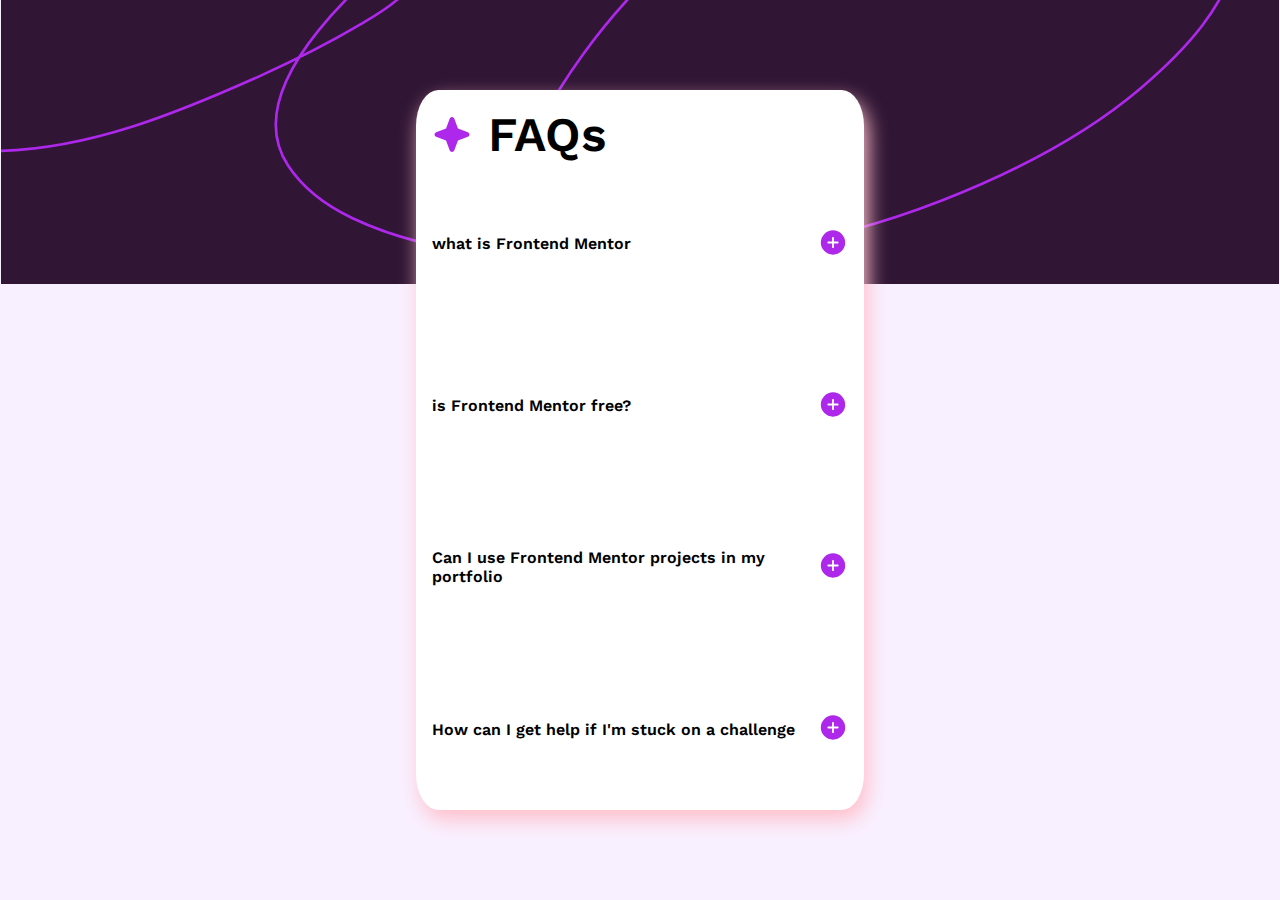
<file: index.html>
<!DOCTYPE html>
<html lang="en">
  <head>
    <meta charset="UTF-8" />
    <meta name="viewport" content="width=device-width, initial-scale=1.0" />
    <title>FAQ Accordian</title>
    <link rel="stylesheet" href="style.css" />
    <link rel="preconnect" href="https://fonts.googleapis.com" />
    <link rel="preconnect" href="https://fonts.gstatic.com" crossorigin />
    <link
      href="https://fonts.googleapis.com/css2?family=Work+Sans:ital,wght@0,100..900;1,100..900&display=swap"
      rel="stylesheet"
    />
  </head>
  <body>
    <div id="main-container">
      <div id="faq-box">
        <div class="icon-box">
          <img src="icon-star.svg" alt="star icon for design" />
          <p>FAQs</p>
        </div>
        <div class="question-box">
          <p>what is Frontend Mentor</p>
          <button id="first">
            <img id="first-img" src="icon-plus.svg" alt="expand icon" />
          </button>
        </div>
        <p id="para-one"></p>
        <div class="question-box">
          <p>is Frontend Mentor free?</p>
          <button id="second">
            <img id="second-image" src="icon-plus.svg" alt="expand icon" />
          </button>
        </div>
        <p id="para-two"></p>
        <div class="question-box">
          <p>Can I use Frontend Mentor projects in my portfolio</p>
          <button id="third">
            <img id="third-image" src="icon-plus.svg" alt="expand icon" />
          </button>
        </div>
        <p id="para-three"></p>
        <div class="question-box">
          <p>How can I get help if I'm stuck on a challenge</p>
          <button id="fourth">
            <img id="fourth-image" src="icon-plus.svg" alt="expan icon" />
          </button>
        </div>
        <p id="para-four"></p>
      </div>
    </div>
    <script src="script.js"></script>
  </body>
</html>
</file>
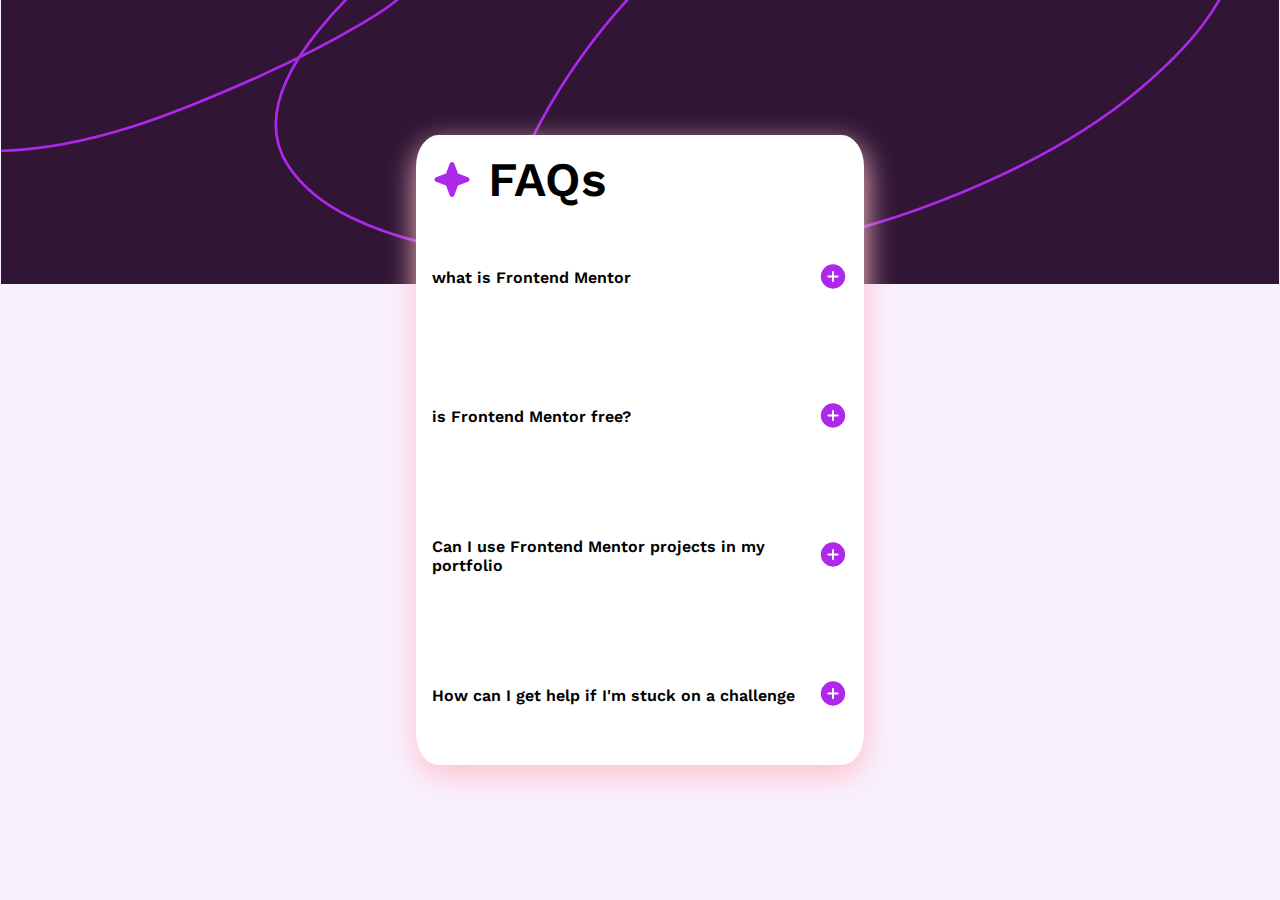
<file: faq.html>
<!DOCTYPE html>
<html lang="en">
  <head>
    <meta charset="UTF-8" />
    <meta name="viewport" content="width=device-width, initial-scale=1.0" />
    <title>FAQ Accordian</title>
    <!-- <link rel="stylesheet" href="style.css" /> -->
    <style>
      * {
        margin: 0;
        padding: 0;
      }

      body {
        font-size: 16px;
      }
      /* Main container styling */
      #main-container {
        height: 100vh;
        width: 100%;
        background-image: url(background-pattern-desktop.svg);
        background-size: contain;
        background-repeat: no-repeat;
        display: flex;
        justify-content: center;
        align-items: center;
        background-color: hsl(275, 100%, 97%);
      }

      /* FAQ box */
      #faq-box {
        background-color: hsl(0, 0%, 100%);
        font-family: "Work Sans";
        font-weight: 600;
        display: flex;
        flex-direction: column;
        height: 70%;
        width: 35%;
        box-shadow: 1px 10px 30px pink;
        border-radius: 5%;
      }

      /* icon box */
      .icon-box {
        display: flex;
        align-items: center;
        font-size: 3rem;
        padding: 1rem 1rem 0 1rem;
        gap: 1rem;
      }

      .question-box {
        display: flex;
        justify-content: space-between;
        align-items: center;
        height: 100%;
        padding: 1rem;
      }

      button {
        padding: 0;
        border: 0;
        background-color: white;
        cursor: pointer;
      }
    </style>
    <link rel="preconnect" href="https://fonts.googleapis.com" />
    <link rel="preconnect" href="https://fonts.gstatic.com" crossorigin />
    <link
      href="https://fonts.googleapis.com/css2?family=Work+Sans:ital,wght@0,100..900;1,100..900&display=swap"
      rel="stylesheet"
    />
  </head>
  <body>
    <div id="main-container">
      <div id="faq-box">
        <div class="icon-box">
          <img src="icon-star.svg" alt="star icon for design" />
          <p>FAQs</p>
        </div>
        <div class="question-box">
          <p>what is Frontend Mentor</p>
          <p></p>
          <button><img src="icon-plus.svg" alt="expand icon" /></button>
        </div>
        <div class="question-box">
          <p>is Frontend Mentor free?</p>
          <p></p>
          <button><img src="icon-plus.svg" alt="expand icon" /></button>
        </div>
        <div class="question-box">
          <p>Can I use Frontend Mentor projects in my portfolio</p>
          <p></p>
          <button><img src="icon-plus.svg" alt="expand icon" /></button>
        </div>
        <div class="question-box">
          <p>How can I get help if I'm stuck on a challenge</p>
          <p></p>
          <button><img src="icon-plus.svg" alt="expan icon" /></button>
        </div>
      </div>
    </div>
    <script>
      const buttonOne = document.querySelector("#first");
      const paraOne = document.querySelector("#para-one");

      buttonOne.addEventListener("click", () => {
        // document.getElementById("para-one").style.backgroundColor = "red";
        document.getElementById("para-one").style.height = "100vh";
        document.getElementById("para-one").style.border = "3px solid pink";
        document.getElementById("para-one").style.padding =
          "1rem 1rem 1rem 1rem";
        paraOne.innerHTML = "this is made by me!";
      });
    </script>
  </body>
</html>
</file>
<file: style.css>
* {
  margin: 0;
  padding: 0;
}

body {
  font-size: 16px;
}
/* Main container styling */
#main-container {
  height: 100vh;
  width: 100%;
  background-image: url(background-pattern-desktop.svg);
  background-size: contain;
  background-repeat: no-repeat;
  display: flex;
  justify-content: center;
  align-items: center;
  background-color: hsl(275, 100%, 97%);
}

/* FAQ box */
#faq-box {
  background-color: hsl(0, 0%, 100%);
  font-family: "Work Sans";
  font-weight: 600;
  display: flex;
  flex-direction: column;
  height: 80%;
  width: 35%;
  box-shadow: 4px 10px 20px pink;
  border-radius: 5%;
  overflow: hidden;
}

@media (max-width: 768px) {
  #faq-box {
    width: 90%;
    height: 60%;
  }

  #main-container {
    background-image: url(background-pattern-mobile.svg);
  }
}

/* icon box */
.icon-box {
  display: flex;
  align-items: center;
  font-size: 3rem;
  padding: 1rem 1rem 0 1rem;
  gap: 1rem;
}

.question-box {
  display: flex;
  justify-content: space-between;
  align-items: center;
  height: 100%;
  padding: 1rem;
}

button {
  padding: 0;
  border: 0;
  background-color: white;
  cursor: pointer;
}

.question-box > p:hover {
  color: blue;
  transition: 0.5s;
  cursor: pointer;
}
</file>
